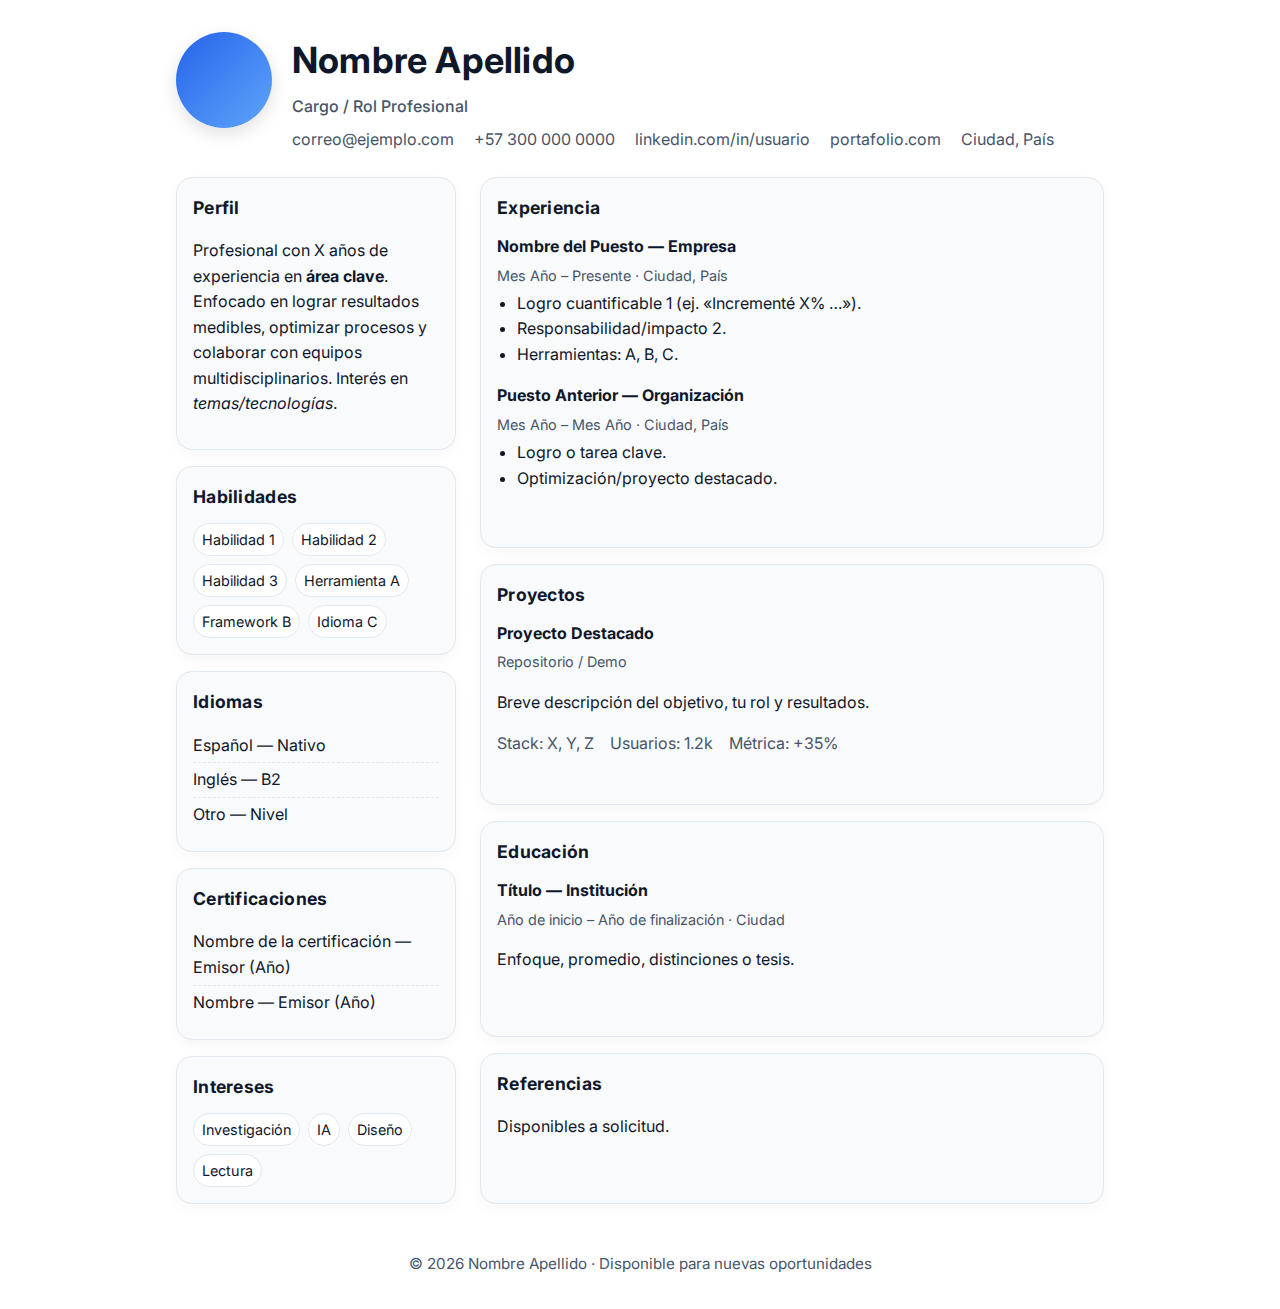
<file: Hoja de vida/index.html>
<!doctype html>
<html lang="es">
<head>
<meta charset="utf-8" />
<meta name="viewport" content="width=device-width, initial-scale=1" />
<title>Nombre Apellido – Hoja de Vida</title>
<meta name="description" content="Plantilla de hoja de vida moderna, limpia y lista para imprimir." />

<!-- Tipografías opcionales (puedes cambiarlas o quitarlas) -->
<link rel="preconnect" href="https://fonts.googleapis.com">
<link rel="preconnect" href="https://fonts.gstatic.com" crossorigin>
<link href="https://fonts.googleapis.com/css2?family=Inter:wght@300;400;500;600;700&family=Source+Serif+4:opsz,wght@8..60,400;8..60,600&display=swap" rel="stylesheet">

<!-- Hoja de estilos -->
<link rel="stylesheet" href="styles.css" />
</head>
<body>
<a class="skip-link" href="#contenido">Saltar al contenido</a>

<header class="cv-header">
    <div class="avatar" aria-hidden="true"></div>
    <div class="headline">
    <h1>Nombre Apellido</h1>
    <p class="role">Cargo / Rol Profesional</p>
    <ul class="contact">
        <li><a href="mailto:correo@ejemplo.com">correo@ejemplo.com</a></li>
        <li><a href="tel:+57XXXXXXXXXX">+57 300 000 0000</a></li>
        <li><a href="https://linkedin.com/in/usuario" target="_blank" rel="noopener">linkedin.com/in/usuario</a></li>
        <li><a href="https://portafolio.com" target="_blank" rel="noopener">portafolio.com</a></li>
        <li>Ciudad, País</li>
    </ul>
    </div>
</header>

<main id="contenido" class="cv">
    <!-- COLUMNA LATERAL -->
    <aside class="sidebar">
    <section class="card">
        <h2>Perfil</h2>
        <p>
        Profesional con X años de experiencia en <strong>área clave</strong>. Enfocado en
        lograr resultados medibles, optimizar procesos y colaborar con equipos
        multidisciplinarios. Interés en <em>temas/tecnologías</em>.
        </p>
    </section>

    <section class="card">
        <h2>Habilidades</h2>
        <ul class="tags">
        <li>Habilidad 1</li><li>Habilidad 2</li><li>Habilidad 3</li>
        <li>Herramienta A</li><li>Framework B</li><li>Idioma C</li>
        </ul>
    </section>

    <section class="card">
        <h2>Idiomas</h2>
        <ul class="list-plain">
        <li>Español — Nativo</li>
        <li>Inglés — B2</li>
        <li>Otro — Nivel</li>
        </ul>
    </section>

    <section class="card">
        <h2>Certificaciones</h2>
        <ul class="list-plain">
        <li>Nombre de la certificación — Emisor (Año)</li>
        <li>Nombre — Emisor (Año)</li>
        </ul>
    </section>

    <section class="card">
        <h2>Intereses</h2>
        <ul class="tags">
        <li>Investigación</li><li>IA</li><li>Diseño</li><li>Lectura</li>
        </ul>
    </section>
    </aside>

    <!-- COLUMNA PRINCIPAL -->
    <section class="main">
    <section class="card">
        <h2>Experiencia</h2>

        <article class="item">
        <header>
            <h3>Nombre del Puesto — Empresa</h3>
            <span class="meta">Mes Año – Presente · Ciudad, País</span>
        </header>
        <ul>
            <li>Logro cuantificable 1 (ej. «Incrementé X% …»).</li>
            <li>Responsabilidad/impacto 2.</li>
            <li>Herramientas: A, B, C.</li>
        </ul>
        </article>

        <article class="item">
        <header>
            <h3>Puesto Anterior — Organización</h3>
            <span class="meta">Mes Año – Mes Año · Ciudad, País</span>
        </header>
        <ul>
            <li>Logro o tarea clave.</li>
            <li>Optimización/proyecto destacado.</li>
        </ul>
        </article>
    </section>

    <section class="card">
        <h2>Proyectos</h2>
        <article class="item">
        <header>
            <h3>Proyecto Destacado</h3>
            <span class="meta">Repositorio / Demo</span>
        </header>
        <p>Breve descripción del objetivo, tu rol y resultados.</p>
        <ul class="bullets-inline">
            <li>Stack: X, Y, Z</li>
            <li>Usuarios: 1.2k</li>
            <li>Métrica: +35%</li>
        </ul>
        </article>
    </section>

    <section class="card">
        <h2>Educación</h2>
        <article class="item">
        <header>
            <h3>Título — Institución</h3>
            <span class="meta">Año de inicio – Año de finalización · Ciudad</span>
        </header>
        <p>Enfoque, promedio, distinciones o tesis.</p>
        </article>
    </section>

    <section class="card">
        <h2>Referencias</h2>
        <p>Disponibles a solicitud.</p>
    </section>
    </section>
</main>

<footer class="cv-footer">
    <p>© <span id="year"></span> Nombre Apellido · Disponible para nuevas oportunidades</p>
</footer>

<script>
    document.getElementById('year').textContent = new Date().getFullYear();
</script>
</body>
</html>
</file>
<file: Hoja de vida/styles.css>
/* ===============================
Hoja de estilos — CV/Resume
Autor: Tú
Notas: Diseño limpio, responsivo y listo para imprimir
=============================== */

:root {
    --bg: #ffffff;
    --text: #0f172a;          /* slate-900 */
    --muted: #475569;         /* slate-600 */
    --line: #e2e8f0;          /* slate-200 */
    --card: #f8fafc;          /* slate-50 */
    --accent: #2563eb;        /* blue-600 */
}

* { box-sizing: border-box; }
html { font-size: 16px; }
body {
    margin: 0; background: var(--bg); color: var(--text);
    font-family: "Inter", system-ui, -apple-system, Segoe UI, Roboto, Arial, "Noto Sans", "Apple Color Emoji", "Segoe UI Emoji";
    line-height: 1.6; -webkit-font-smoothing: antialiased; text-rendering: optimizeLegibility;
}

/* Accesibilidad */
.skip-link { position: absolute; left: -9999px; top: auto; width: 1px; height: 1px; overflow: hidden; }
.skip-link:focus { position: static; width: auto; height: auto; padding: .5rem .75rem; background: var(--accent); color: #fff; }

/* Header */
.cv-header {
    display: grid; grid-template-columns: 96px 1fr; gap: 1.25rem;
    max-width: 960px; margin: 2rem auto 1.5rem; padding: 0 1rem;
}
.avatar {
    width: 96px; height: 96px; border-radius: 50%; background: linear-gradient(135deg, var(--accent), #60a5fa);
    box-shadow: 0 6px 18px rgba(0,0,0,.12);
}
.headline h1 {
    font-size: clamp(1.75rem, 3vw, 2.25rem); margin: 0 0 .25rem; letter-spacing: .2px;
}
.headline .role { margin: 0 0 .5rem; color: var(--muted); font-weight: 500; }
.headline .contact {
    display: flex; flex-wrap: wrap; gap: .75rem 1.25rem; padding: 0; margin: .5rem 0 0; list-style: none; color: var(--muted);
}
.headline .contact a { color: inherit; text-decoration: none; border-bottom: 1px dashed transparent; }
.headline .contact a:hover { color: var(--text); border-color: var(--line); }

/* Layout principal */
.cv {
    max-width: 960px; margin: 0 auto; padding: 0 1rem 2rem;
    display: grid; grid-template-columns: 280px 1fr; gap: 1.5rem;
}
.sidebar { display: grid; gap: 1rem; align-content: start; }
.main { display: grid; gap: 1rem; }

/* Tarjetas y elementos */
.card {
    background: var(--card); border: 1px solid var(--line); border-radius: 16px;
    padding: 1rem 1rem; box-shadow: 0 4px 14px rgba(15, 23, 42, 0.04);
}
.card h2 { font-size: 1.1rem; margin: 0 0 .75rem; letter-spacing: .3px; }
.item + .item { margin-top: 1rem; }
.item header { display: flex; flex-direction: column; gap: .25rem; margin-bottom: .25rem; }
.item h3 { font-size: 1rem; margin: 0; }
.meta { color: var(--muted); font-size: .9rem; }

/* Listas */
ul { padding-left: 1.25rem; margin: .25rem 0 .5rem; }
.list-plain { list-style: none; padding: 0; margin: .25rem 0; }
.list-plain li { padding: .25rem 0; border-bottom: 1px dashed var(--line); }
.list-plain li:last-child { border-bottom: 0; }

.tags { list-style: none; padding: 0; margin: 0; display: flex; flex-wrap: wrap; gap: .5rem; }
.tags li {
    border: 1px solid var(--line); background: #fff; padding: .25rem .5rem; border-radius: 999px;
    font-size: .9rem;
}

/* Bullets inline para métricas breves */
.bullets-inline { list-style: none; padding: 0; margin: .25rem 0 0; display: flex; flex-wrap: wrap; gap: .5rem 1rem; color: var(--muted); }

/* Footer */
.cv-footer { max-width: 960px; margin: 0 auto 2rem; padding: 0 1rem; color: var(--muted); text-align: center; }
.cv-footer p { margin: 1rem 0 0; font-size: .95rem; }

/* Estados de impresión */
@media print {
:root { --card: #fff; --line: #dfe3e8; }
@page { margin: 14mm 14mm; }
body { background: #fff; }
.cv-header { margin: 0 0 8mm; padding: 0; }
.cv { padding: 0; gap: 10mm; }
.card { box-shadow: none; }
.avatar { filter: grayscale(100%); }
a { color: black; text-decoration: none; }
}

/* Responsivo */
@media (max-width: 900px) {
.cv { grid-template-columns: 1fr; }
.sidebar { order: 2; }
.main { order: 1; }
}

@media (prefers-color-scheme: dark) {
:root {
    --bg: #0b1020;
    --text: #e5e7eb;
    --muted: #9aa3b2;
    --line: #1f2937;
    --card: #111827;
    --accent: #60a5fa;
}
.headline .contact a:hover { border-color: var(--muted); }
}
</file>
